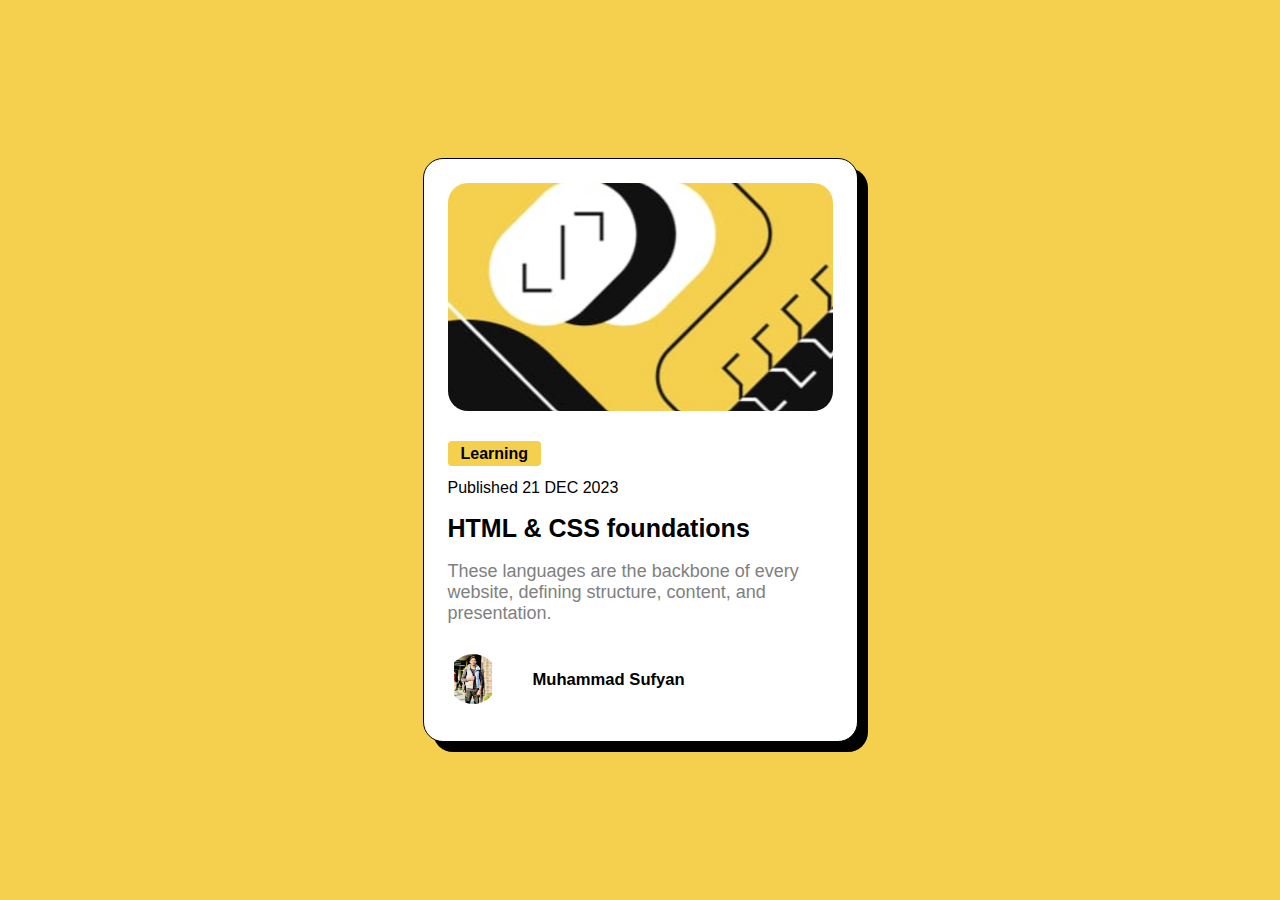
<file: Blog_Preview_Card/index.html>
<!DOCTYPE html>
<html lang="en">
<head>
    <meta charset="UTF-8">
    <meta name="viewport" content="width=device-width, initial-scale=1.0">
    <title>Blog Preview Card</title>
    <link rel="stylesheet" href="/Blog_Preview_Card/style.css">
</head>
<body>
    <main>
        <div id="content">
            <img id="image" src="/Blog_Preview_Card/top_image.png" alt="blob.image">
            <p id="Learning"><b>Learning</b></p>
            <p>Published 21 DEC 2023</p>
            <h1>HTML & CSS foundations</h1>
            <p id="para">These languages are the backbone of every website, defining structure, content, and presentation.</p>
            <div id="info">
                <img src="/Blog_Preview_Card/image.jpg" alt="boy picture">
                <h5>Muhammad Sufyan</h5>
            </div>
        </div>
    </main>
</body>
</html>
</file>
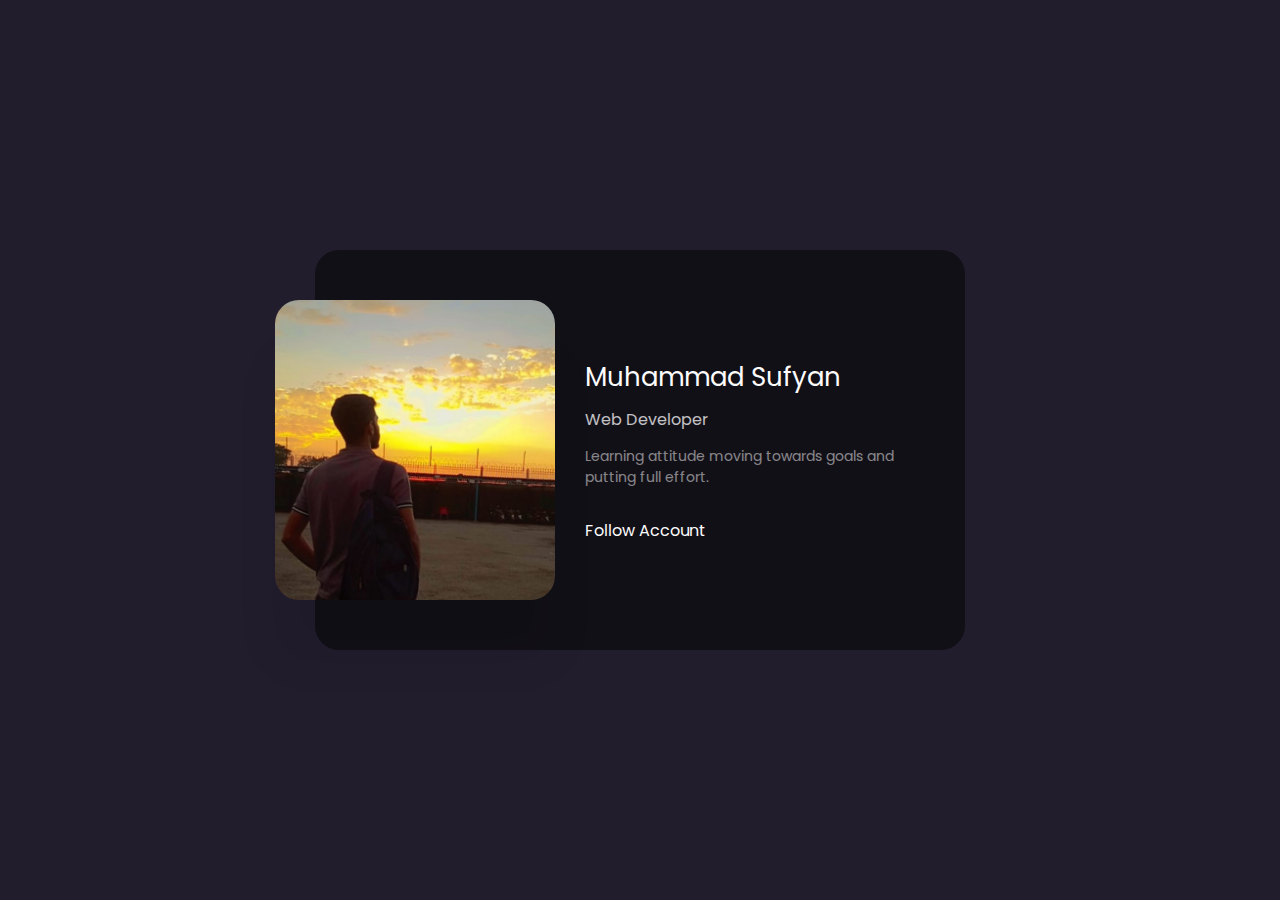
<file: Css_Responsive_Card/index.html>
<!DOCTYPE html>
<html lang="en">
<head>
    <meta charset="UTF-8" />
    <meta http-equiv="X-UA-Compatible" content="IE=edge" />
    <meta name="viewport" content="width=device-width, initial-scale=1.0" />
    <link rel="stylesheet" href="/Css_Responsive_Card/style.css">
    <title>CSS Responsive Card</title>
    <link rel="preconnect" href="https://fonts.googleapis.com" />
    <link rel="preconnect" href="https://fonts.gstatic.com" crossorigin />
    <link
    href="https://fonts.googleapis.com/css2?family=Poppins:wght@300;400;500&display=swap"
    rel="stylesheet"
    />
</head>
<body>
    <div class="card">
        <img src="/Css_Responsive_Card/img.jpg" alt="image">
        <div>
            <h2>Muhammad Sufyan</h2>
            <h3>Web Developer</h3>
            <p>Learning attitude moving towards goals and putting full effort.</p>
            <a>Follow Account</a>
        </div>
    </div>
</body>
</html>
</file>
<file: Blog_Preview_Card/style.css>
body{
    background-color: #f4d04e;
    font-family: Arial, Helvetica, sans-serif;
}

#content{
    height: fit-content;
    width: 385px;
    background-color: white;
    border-radius: 20px;
    border: 1px solid black;
    box-shadow: 10px 10px 0px black;
    margin: auto;
    position: absolute;
    top: 0;
    bottom: 0;
    left: 0;
    right: 0;
    padding: 24px;
    
}

#image{
    width: 100%;
    border-radius: 20px;
    margin-bottom: 30px;
}
#Learning{
    background-color: #f4d04e;
    padding: 4px 13px;
    display: inline;
    border-radius: 4px;
    font-size: 16px;
    font-family: Arial, sans-serif;
}

h1{
    font-size: 25px;
}

#para{
    font-size: 18px;
    color: gray;
}

#info{
    display: flex;
    flex-direction: row;
    font-size: 20px;    
}

#info img{
    height: 50px;
    width: 50px;
    border-radius: 50%;
    margin-right: 20px;
    margin-top: 12px;
}
h5{
    font-weight: 800;
    margin-left: 15px;
}
</file>
<file: Css_Responsive_Card/style.css>
* {
    box-sizing: border-box;
  }
  
  body {
    display: flex;
    align-items: center;
    justify-content: center;
    margin: 0;
    height: 100vh;
    background: #221d2d;
    color: #fdfcfd;
    font-family: "Euclid Circular A", "Poppins";
  }
  
  .card {
    display: flex;
    align-items: center;
    width: 75vw;
    max-width: 650px;
    padding: 50px 30px 50px 20px;
    background: #121017;
    border-radius: 24px;
  }
  
  .card img {
    max-width: 280px;
    width: 35vw;
    height: 300px;
    object-fit: cover;
    margin-left: -60px;
    margin-right: 30px;
    border-radius: inherit;
    box-shadow: 0 60px 40px rgb(0 0 0 / 8%);
  }
  
  .card h2 {
    font-size: 26px;
    font-weight: 400;
    margin-top: 0;
    margin-right: 30px;
    margin-bottom: 10px;
  }
  
  .card h3 {
    font-size: 16px;
    font-weight: 400;
    margin: 0;
    opacity: 0.75;
  }
  
  .card p {
    font-size: 14px;
    font-weight: 400;
    margin-bottom: 30px;
    opacity: 0.5;
  }
  
  .card button {
    border: 1px solid #f8f8f8;
    background: transparent;
    color: #f8f8f8;
    font-family: inherit;
    padding: 16px 26px;
    font-size: 16px;
    border-radius: 40px;
  }
  
  @media (width <= 600px) {
    .card {
      margin: 0 40px;
      padding-left: 50px;
      padding-right: 50px;
      padding-bottom: 60px;
      width: 100%;
      text-align: center;
      flex-direction: column;
    }
  
    .card h2 {
      margin-right: 0;
      font-size: 26px;
    }
  
    .card img {
      margin: -100px 0 30px 0;
      width: 100%;
      max-width: 1000px;
      height: 250px;
    }
  
    .card p {
      max-width: 360px;
    }
  }
  
  @media (width <= 440px) {
    .card img {
      height: 45vw;
      width: 45vw;
      border-radius: 50%;
      margin: -140px 0 30px 0;
    }
  }
</file>
